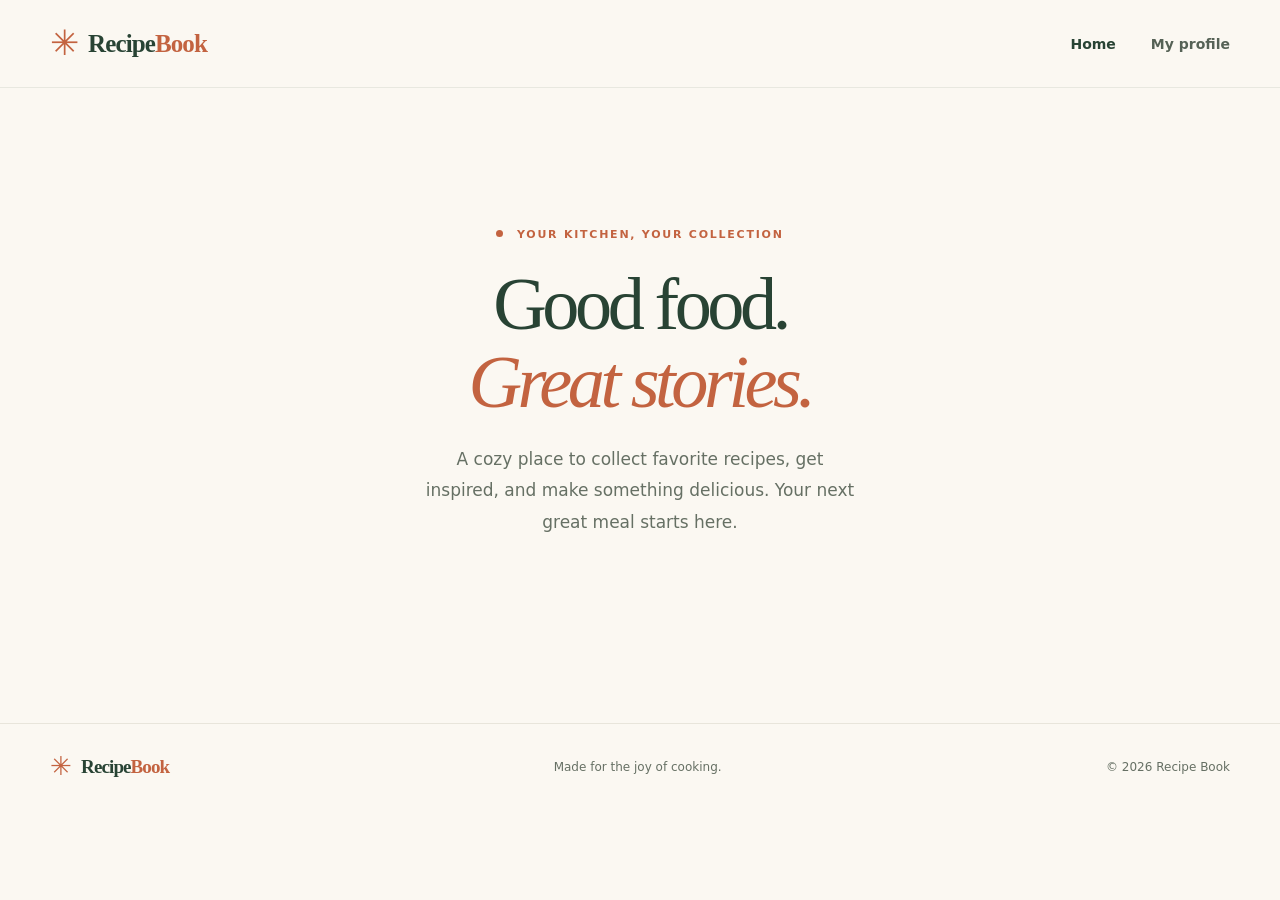
<file: index.html>
<!doctype html>
<html lang="en">
<head>
  <meta charset="utf-8">
  <meta name="viewport" content="width=device-width, initial-scale=1">
  <meta name="theme-color" content="#fbf8f2">
  <meta name="description" content="Recipe Book — a place to collect the meals you love and share what you're cooking.">
  <title>Recipe Book | Home</title>
  <link rel="icon" href="favicon.svg" type="image/svg+xml">
  <link rel="stylesheet" href="styles.css">
  <script src="script.js" defer></script>
</head>
<body data-page="home">
  <a class="skip-link" href="#main">Skip to content</a>
  <header class="site-header">
    <div class="container header-inner">
      <a class="brand" href="index.html" aria-label="Recipe Book home"><span class="brand-symbol" aria-hidden="true">✳</span> Recipe<span>Book</span></a>
      <nav class="nav-links" aria-label="Main navigation">
        <a class="nav-link active" href="index.html" aria-current="page">Home</a>
        <a class="nav-link" href="profile.html">My profile</a>
      </nav>
    </div>
  </header>

  <main id="main">
    <section class="hero-section">
      <div class="container hero-grid">
        <div class="hero-copy">
          <span class="eyebrow"><span class="eyebrow-dot"></span> YOUR KITCHEN, YOUR COLLECTION</span>
          <h1>Good food.<br><em>Great stories.</em></h1>
          <p class="hero-description">A cozy place to collect favorite recipes, get inspired, and make something delicious. Your next great meal starts here.</p>
        </div>
      </div>
    </section>

  </main>

  <footer class="site-footer"><div class="container footer-inner"><a class="brand" href="index.html"><span class="brand-symbol" aria-hidden="true">✳</span> Recipe<span>Book</span></a><span>Made for the joy of cooking.</span><span>© <span data-year></span> Recipe Book</span></div></footer>
</body>
</html>
</file>
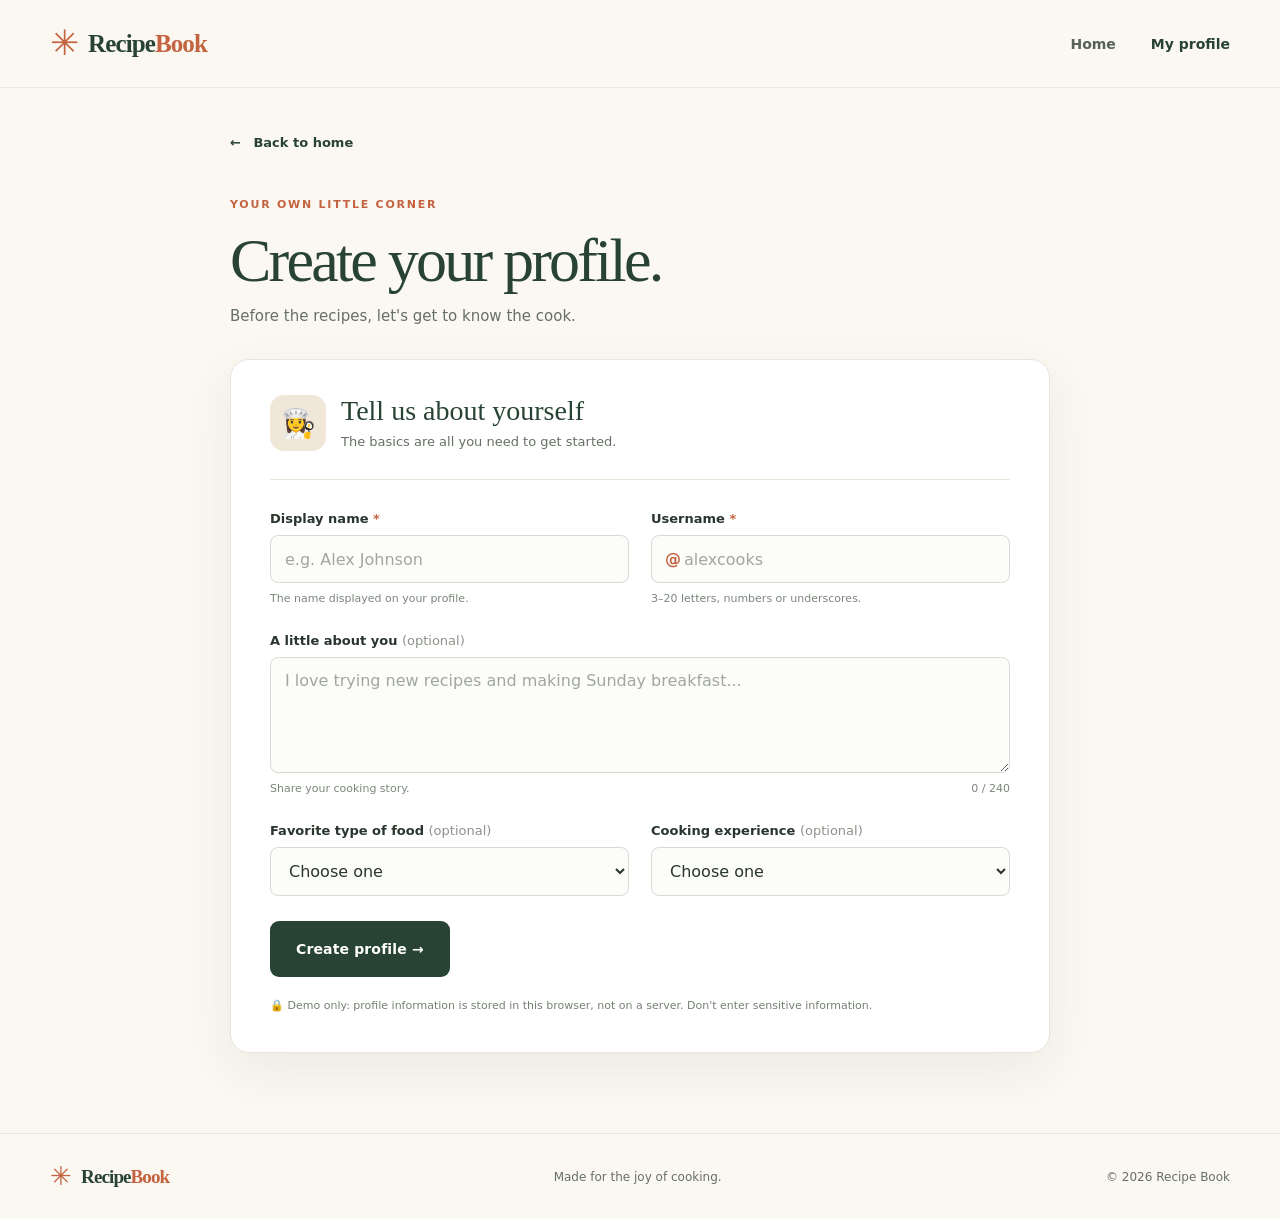
<file: profile.html>
<!doctype html>
<html lang="en">
<head>
  <meta charset="utf-8">
  <meta name="viewport" content="width=device-width, initial-scale=1">
  <meta name="theme-color" content="#fbf8f2">
  <meta name="description" content="Create and edit your Recipe Book cooking profile.">
  <title>Recipe Book | My Profile</title>
  <link rel="icon" href="favicon.svg" type="image/svg+xml">
  <link rel="stylesheet" href="styles.css">
  <script src="script.js" defer></script>
</head>
<body data-page="profile">
  <a class="skip-link" href="#main">Skip to content</a>
  <header class="site-header">
    <div class="container header-inner">
      <a class="brand" href="index.html" aria-label="Recipe Book home"><span class="brand-symbol" aria-hidden="true">✳</span> Recipe<span>Book</span></a>
      <nav class="nav-links" aria-label="Main navigation"><a class="nav-link" href="index.html">Home</a><a class="nav-link active" href="profile.html" aria-current="page">My profile</a></nav>
    </div>
  </header>

  <main id="main" class="profile-page">
    <div class="container profile-container">
      <a class="back-link" href="index.html"><span aria-hidden="true">←</span> Back to home</a>
      <div class="profile-heading"><span class="eyebrow">YOUR OWN LITTLE CORNER</span><h1 id="profile-page-title">Create your profile<span class="heading-period">.</span></h1><p id="profile-page-subtitle">Before the recipes, let's get to know the cook.</p></div>
      <p id="profile-message" class="form-message" role="status" aria-live="polite" hidden></p>

      <section id="profile-form-panel" class="profile-card" aria-labelledby="form-heading">
        <div class="form-intro"><div class="form-icon" aria-hidden="true">👩‍🍳</div><div><h2 id="form-heading">Tell us about yourself</h2><p>The basics are all you need to get started.</p></div></div>
        <form id="profile-form">
          <div class="form-grid">
            <div class="field"><label for="display-name">Display name <span class="required-marker">*</span></label><input id="display-name" name="displayName" type="text" placeholder="e.g. Alex Johnson" autocomplete="nickname" maxlength="50" required><span class="field-hint">The name displayed on your profile.</span></div>
            <div class="field"><label for="username">Username <span class="required-marker">*</span></label><div class="input-prefix-wrap"><span aria-hidden="true">@</span><input id="username" name="username" type="text" placeholder="alexcooks" autocomplete="off" minlength="3" maxlength="20" pattern="[A-Za-z0-9_]{3,20}" title="3–20 letters, numbers, or underscores" required></div><span class="field-hint">3–20 letters, numbers or underscores.</span></div>
          </div>
          <div class="field"><label for="bio">A little about you <span class="optional-marker">(optional)</span></label><textarea id="bio" name="bio" placeholder="I love trying new recipes and making Sunday breakfast..." rows="4" maxlength="240"></textarea><div class="field-hint field-hint-end"><span>Share your cooking story.</span><span id="bio-count">0 / 240</span></div></div>
          <div class="form-grid">
            <div class="field"><label for="cuisine">Favorite type of food <span class="optional-marker">(optional)</span></label><select id="cuisine" name="cuisine"><option value="">Choose one</option><option>American</option><option>Italian</option><option>Mexican</option><option>Asian</option><option>Mediterranean</option><option>Indian</option><option>Other / a little of everything</option></select></div>
            <div class="field"><label for="experience">Cooking experience <span class="optional-marker">(optional)</span></label><select id="experience" name="experience"><option value="">Choose one</option><option>Just getting started</option><option>Home cook</option><option>Experienced cook</option></select></div>
          </div>
          <div class="form-actions"><button class="button button-primary button-large" type="submit" id="save-profile-button">Create profile <span aria-hidden="true">→</span></button><button class="button button-outline button-large" type="button" id="cancel-edit" hidden>Cancel</button></div>
          <p class="privacy-note"><span aria-hidden="true">🔒</span> Demo only: profile information is stored in this browser, not on a server. Don't enter sensitive information.</p>
        </form>
      </section>

      <section id="profile-view-panel" class="profile-card profile-view" aria-labelledby="view-heading" hidden>
        <div class="profile-banner"><span class="banner-spark" aria-hidden="true">✳</span></div>
        <div class="profile-view-body"><div class="avatar" id="profile-avatar" aria-hidden="true">A</div><span class="profile-eyebrow">YOUR COOKING PROFILE</span><h2 id="view-heading"></h2><p class="profile-username" id="view-username"></p><p class="profile-bio" id="view-bio"></p>
          <div class="profile-details"><div class="detail"><span class="detail-label">FAVORITE FOOD</span><strong id="view-cuisine"></strong></div><div class="detail"><span class="detail-label">EXPERIENCE</span><strong id="view-experience"></strong></div></div>
          <div class="profile-buttons"><button type="button" class="button button-primary" id="edit-profile">Edit profile</button><button type="button" class="button button-danger-outline" id="delete-profile">Delete local profile</button></div>
        </div>
      </section>
      <section id="my-recipes-section" class="my-recipes-section" aria-labelledby="my-recipes-heading" hidden>
        <div class="recipes-section-heading">
          <div>
            <span class="eyebrow">YOUR PERSONAL COLLECTION</span>
            <h2 id="my-recipes-heading">My Recipes<span class="heading-period">.</span></h2>
            <p id="recipe-count" class="recipes-counter"></p>
          </div>
          <a class="button button-primary" href="recipe.html">+ Add recipe</a>
        </div>
        <p id="recipes-message" class="form-message" role="status" aria-live="polite" hidden></p>
        <div id="recipes-empty" class="recipes-empty" hidden>
          <span aria-hidden="true" class="recipes-empty-icon">📖</span>
          <h3>No recipes yet</h3>
          <p>Start your collection by adding a recipe you love.</p>
          <a class="button button-outline" href="recipe.html">Create your first recipe</a>
        </div>
        <div id="recipes-list" class="user-recipe-grid"></div>
      </section>
    </div>
  </main>
  <footer class="site-footer"><div class="container footer-inner"><a class="brand" href="index.html"><span class="brand-symbol" aria-hidden="true">✳</span> Recipe<span>Book</span></a><span>Made for the joy of cooking.</span><span>© <span data-year></span> Recipe Book</span></div></footer>
</body>
</html>
</file>
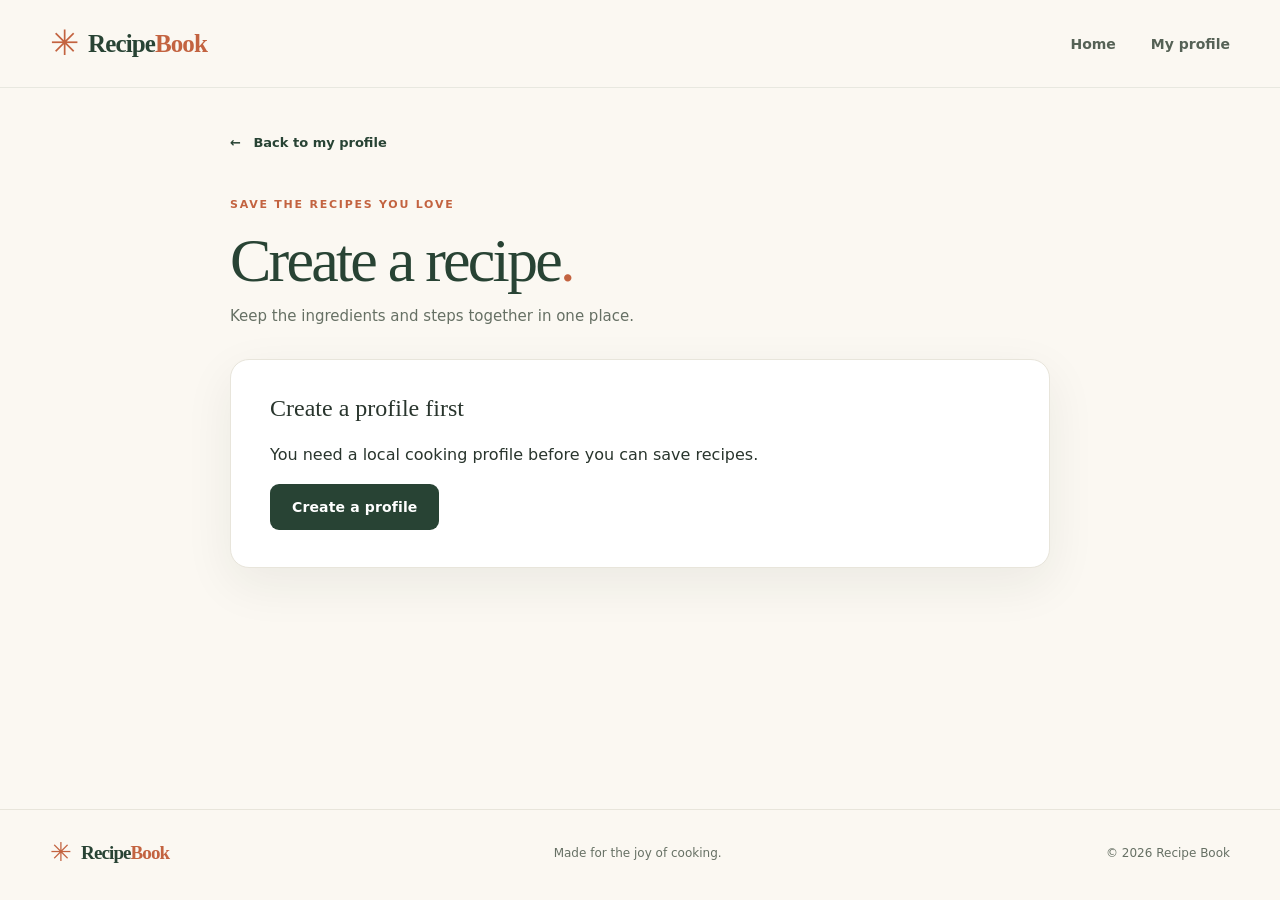
<file: recipe.html>
<!doctype html>
<html lang="en">
<head>
  <meta charset="utf-8">
  <meta name="viewport" content="width=device-width, initial-scale=1">
  <meta name="theme-color" content="#fbf8f2">
  <meta name="description" content="Create or edit a recipe in your Recipe Book collection.">
  <title>Recipe Book | Add Recipe</title>
  <link rel="icon" href="favicon.svg" type="image/svg+xml">
  <link rel="stylesheet" href="styles.css">
  <script src="script.js" defer></script>
</head>
<body data-page="recipe">
  <a class="skip-link" href="#main">Skip to content</a>
  <header class="site-header">
    <div class="container header-inner">
      <a class="brand" href="index.html" aria-label="Recipe Book home"><span class="brand-symbol" aria-hidden="true">✳</span> Recipe<span>Book</span></a>
      <nav class="nav-links" aria-label="Main navigation">
        <a class="nav-link" href="index.html">Home</a>
        <a class="nav-link" href="profile.html">My profile</a>
      </nav>
    </div>
  </header>
  <main id="main" class="profile-page">
    <div class="container profile-container">
      <a class="back-link" href="profile.html"><span aria-hidden="true">←</span> Back to my profile</a>
      <div class="profile-heading">
        <span class="eyebrow">SAVE THE RECIPES YOU LOVE</span>
        <h1 id="recipe-page-title">Create a recipe<span class="heading-period">.</span></h1>
        <p id="recipe-page-subtitle">Keep the ingredients and steps together in one place.</p>
      </div>
      <p id="recipe-message" class="form-message" role="status" aria-live="polite" hidden></p>
      <section id="recipe-profile-required" class="profile-card" hidden>
        <h2>Create a profile first</h2>
        <p>You need a local cooking profile before you can save recipes.</p>
        <a class="button button-primary" href="profile.html">Create a profile</a>
      </section>
      <section id="recipe-form-panel" class="profile-card" aria-labelledby="recipe-form-heading" hidden>
        <div class="form-intro">
          <div class="form-icon" aria-hidden="true">🍲</div>
          <div><h2 id="recipe-form-heading">Recipe details</h2><p>Add your ingredients, instructions, and a few helpful details.</p></div>
        </div>
        <form id="recipe-form">
          <div class="field">
            <label for="recipe-title">Recipe name <span class="required-marker">*</span></label>
            <input id="recipe-title" name="title" type="text" maxlength="100" placeholder="e.g. Grandma's chocolate chip cookies" required>
          </div>
          <div class="form-grid">
            <div class="field">
              <label for="recipe-category">Category <span class="required-marker">*</span></label>
              <select id="recipe-category" name="category" required>
                <option value="">Choose a category</option>
                <option>Breakfast</option><option>Lunch</option><option>Dinner</option><option>Dessert</option><option>Snack</option><option>Drink</option><option>Other</option>
              </select>
            </div>
            <div class="field">
              <label for="recipe-servings">Servings <span class="optional-marker">(optional)</span></label>
              <input id="recipe-servings" name="servings" type="number" min="1" max="99" step="1" placeholder="e.g. 4">
            </div>
          </div>
          <div class="field">
            <label for="recipe-description">Short description <span class="optional-marker">(optional)</span></label>
            <textarea id="recipe-description" name="description" maxlength="400" rows="2" placeholder="What makes this recipe special?"></textarea>
          </div>
          <div class="form-grid">
            <div class="field">
              <label for="recipe-prep">Prep time (minutes) <span class="optional-marker">(optional)</span></label>
              <input id="recipe-prep" name="prepMinutes" type="number" min="0" max="999" step="1" placeholder="e.g. 15">
            </div>
            <div class="field">
              <label for="recipe-cook">Cook time (minutes) <span class="optional-marker">(optional)</span></label>
              <input id="recipe-cook" name="cookMinutes" type="number" min="0" max="999" step="1" placeholder="e.g. 30">
            </div>
          </div>
          <div class="field">
            <label for="recipe-ingredients">Ingredients <span class="required-marker">*</span></label>
            <textarea id="recipe-ingredients" name="ingredients" rows="7" maxlength="5000" placeholder="2 cups flour&#10;1 tsp baking powder&#10;1 cup milk" required></textarea>
            <span class="field-hint">Put each ingredient on a separate line.</span>
          </div>
          <div class="field">
            <label for="recipe-instructions">Instructions <span class="required-marker">*</span></label>
            <textarea id="recipe-instructions" name="instructions" rows="9" maxlength="10000" placeholder="1. Preheat the oven...&#10;2. Mix the ingredients..." required></textarea>
            <span class="field-hint">Put each step on its own line.</span>
          </div>
          <div class="form-actions">
            <button class="button button-primary button-large" type="submit" id="save-recipe-button">Save recipe <span aria-hidden="true">→</span></button>
            <a class="button button-outline button-large" href="profile.html">Cancel</a>
          </div>
        </form>
      </section>
    </div>
  </main>
  <footer class="site-footer"><div class="container footer-inner"><a class="brand" href="index.html"><span class="brand-symbol" aria-hidden="true">✳</span> Recipe<span>Book</span></a><span>Made for the joy of cooking.</span><span>© <span data-year></span> Recipe Book</span></div></footer>
</body>
</html>
</file>
<file: styles.css>
:root {
  --cream: #fbf8f2;
  --cream-dark: #f2ecdf;
  --green: #284334;
  --green-dark: #1d3427;
  --forest: #385b45;
  --orange: #c36340;
  --ink: #29352d;
  --muted: #667064;
  --line: #e8e5db;
  --white: #fff;
  --radius-lg: 24px;
  --shadow: 0 16px 50px rgba(35, 49, 35, .07);
}
* { box-sizing: border-box; }
html { scroll-behavior: smooth; }
body { margin: 0; color: var(--ink); background: var(--cream); font-family: Inter, ui-sans-serif, system-ui, -apple-system, "Segoe UI", sans-serif; -webkit-font-smoothing: antialiased; }
body, input, textarea, select, button { font-size: 16px; }
a { color: inherit; text-decoration: none; }
button, input, select, textarea { font: inherit; }
button { cursor: pointer; }
a:focus-visible, button:focus-visible, input:focus-visible, select:focus-visible, textarea:focus-visible { outline: 3px solid #d69c76; outline-offset: 3px; }
[hidden] { display: none !important; }
h1, h2, h3, p { margin-top: 0; }
h1, h2, h3 { font-family: Georgia, Cambria, 'Times New Roman', serif; font-weight: 500; }
p { line-height: 1.65; }
.container { width: min(1180px, calc(100% - 64px)); margin: 0 auto; }
.skip-link { position: absolute; z-index: 20; top: -70px; left: 24px; background: white; padding: 12px 20px; border-radius: 10px; }
.skip-link:focus { top: 12px; }
.site-header { position: relative; z-index: 3; border-bottom: 1px solid rgba(46, 64, 48, .09); background: var(--cream); }
.header-inner { display: flex; justify-content: space-between; align-items: center; min-height: 87px; gap: 20px; }
.brand { display: inline-flex; align-items: center; gap: 7px; color: var(--green); font-family: Georgia, serif; font-size: 25px; font-weight: 700; letter-spacing: -.9px; white-space: nowrap; }
.brand > span:not(.brand-symbol) { color: var(--orange); margin-left: -7px; }
.brand-symbol { display: inline-flex; align-items: center; justify-content: center; font-size: 35px; font-weight: 400; margin-right: 3px; color: var(--orange); }
.nav-links { display: flex; align-items: center; gap: 35px; }
.nav-link { color: #566256; font-size: 14px; font-weight: 650; transition: color .2s; }
.nav-link:hover, .nav-link.active { color: var(--green); }
.button { display: inline-flex; align-items: center; justify-content: center; gap: 20px; border: 1px solid transparent; border-radius: 9px; font-size: 14px; font-weight: 700; letter-spacing: .01em; min-height: 46px; padding: 12px 21px; transition: transform .15s, background-color .15s, border-color .15s; }
.button:hover { transform: translateY(-2px); }
.button-small { min-height: 40px; padding: 9px 19px; }
.button-large { padding: 16px 25px; min-height: 56px; }
.button-primary { background: var(--green); color: white; }
.button-primary:hover { background: var(--green-dark); }
.button-light { background: white; color: var(--green); }
.button-light:hover { background: #f7f0e6; }
.button-outline { background: transparent; color: var(--green); border-color: #b9c6b9; }
.button-outline:hover { background: #f3f7f0; }
.button-danger-outline { background: white; color: #a24437; border-color: #ebc8c0; }
.button-danger-outline:hover { background: #fff1ee; }
.eyebrow { color: var(--orange); font-weight: 800; font-size: 11px; letter-spacing: .16em; }
.hero-section { overflow: hidden; }
.hero-grid { display: grid; grid-template-columns: 1fr 1.02fr; align-items: center; gap: 48px; min-height: 635px; padding-block: 76px 90px; }
.hero-copy { padding-bottom: 4px; }
.eyebrow-dot { display: inline-block; width: 7px; height: 7px; border-radius: 50%; background: var(--orange); margin: 0 8px 1px 0; }
.hero-copy h1 { margin: 23px 0 22px; font-size: clamp(58px, 5.8vw, 85px); line-height: 1.055; letter-spacing: -.06em; color: var(--green); }
h1 em, h2 em { color: var(--orange); font-weight: 400; }
.hero-description { color: var(--muted); max-width: 445px; font-size: 17px; line-height: 1.85; margin-bottom: 32px; }
.hero-actions { display: flex; flex-wrap: wrap; align-items: center; gap: 27px; }
.text-link { font-size: 14px; font-weight: 800; border-bottom: 1px solid var(--green); padding-bottom: 4px; }
.text-link span { padding-left: 5px; }
.hero-proof { display: flex; align-items: center; gap: 10px; color: #747b70; font-size: 13px; margin-top: 45px; }
.proof-illustration { width: 27px; height: 27px; background: #fae6cb; border-radius: 50%; display: grid; place-items: center; color: var(--orange); font-size: 18px; }
.hero-art { min-height: 475px; width: 100%; position: relative; background: radial-gradient(circle at 50% 53%, #e5d7b8 0%, #e5d7b8 48%, transparent 48.5%), linear-gradient(145deg, #f1eadb 8%, #e8dfca 100%); border-radius: 210px 210px 22px 22px; overflow: hidden; isolation: isolate; }
.hero-art::before { content: ''; position: absolute; inset: 29px; border: 1px dashed rgba(114, 108, 79, .3); border-radius: 200px 200px 10px 10px; }
.hero-art::after { content: ''; position: absolute; width: 132px; height: 132px; border: 13px solid rgba(255,255,255,.25); border-radius: 50%; right: -50px; bottom: -51px; }
.plate-shadow { position: absolute; width: 342px; height: 95px; border-radius: 50%; left: 50%; top: 68%; transform: translateX(-50%); background: rgba(75,80,56,.16); filter: blur(22px); }
.plate { position: absolute; left: 50%; top: 48%; transform: translate(-50%, -50%) rotate(-9deg); width: min(75%, 390px); aspect-ratio: 1; border-radius: 50%; background: #fffdfa; box-shadow: 0 14px 22px rgba(87,86,55,.2), 0 4px 2px rgba(86,77,54,.12), inset 0 0 0 11px #f8f4ec, inset 0 0 0 16px #eae5d8; display: grid; place-items: center; }
.plate-rim { width: 78%; height: 78%; border-radius: 50%; background: radial-gradient(circle, #e1eac7 0%, #d5dfb6 67%, #c8d1ad 100%); box-shadow: inset 0 4px 10px rgba(57,69,37,.16); display: grid; place-items: center; }
.salad-art { font-size: clamp(125px, 14vw, 215px); line-height: 1; filter: drop-shadow(0 7px 5px rgba(60,59,39,.13)); transform: rotate(9deg); }
.hero-art-spark { position: absolute; z-index: 1; color: var(--green); font-family: Georgia,serif; }
.hero-art-spark-one { top: 50px; right: 68px; font-size: 53px; }
.hero-art-spark-two { left: 60px; bottom: 65px; font-size: 67px; color: #be805b; }
.recipe-sticker { position: absolute; z-index: 2; right: 18px; bottom: 35px; padding: 16px 18px; background: #fffef8; box-shadow: 0 8px 30px rgba(87,85,53,.12); border-radius: 11px; color: var(--green); font-family: Georgia,serif; font-style: italic; line-height: 1.35; font-size: 16px; transform: rotate(5deg); }
.recipe-sticker span { color: var(--orange); }
.recipe-sticker strong { font-weight: 400; }
.handdrawn-arrow { position: absolute; top: 51px; left: 62px; color: var(--orange); font-size: 59px; transform: rotate(-27deg); }
.greeting-wrap { padding-top: 10px; }
.greeting-panel { display: flex; gap: 24px; justify-content: space-between; align-items: center; background: #e9efe5; border: 1px solid #dae7d8; padding: 22px 30px; border-radius: 16px; }
.greeting-kicker { font-size: 10px; letter-spacing: .13em; font-weight: 800; color: var(--orange); }
.greeting-panel h2 { color: var(--green); font-size: 28px; margin: 8px 0 2px; }
.greeting-panel p { margin: 0; font-size: 13px; color: var(--muted); }
.featured-section { padding: 65px 0 100px; }
.section-heading { display: flex; align-items: end; justify-content: space-between; gap: 28px; margin-bottom: 31px; }
.section-heading h2, .how-heading h2 { font-size: clamp(38px, 4vw, 55px); letter-spacing: -.045em; color: var(--green); line-height: 1.18; margin: 13px 0 0; }
.section-heading p { color: var(--muted); font-size: 14px; max-width: 290px; margin-bottom: 6px; }
.recipe-grid { display: grid; grid-template-columns: repeat(3, minmax(0, 1fr)); gap: 23px; }
.recipe-card { border: 1px solid var(--line); background: white; border-radius: 15px; overflow: hidden; transition: transform .2s, box-shadow .2s; }
.recipe-card:hover { transform: translateY(-5px); box-shadow: var(--shadow); }
.recipe-art { height: 228px; position: relative; display: grid; place-items: center; overflow: hidden; }
.recipe-art::before { content: ''; position: absolute; width: 190px; height: 190px; background: rgba(255,255,255,.35); border-radius: 50%; }
.recipe-art::after { content: ''; position: absolute; width: 245px; height: 245px; border: 1px dashed rgba(255,255,255,.5); border-radius: 50%; }
.recipe-art > span:first-child { position: relative; z-index: 1; font-size: 99px; line-height: 1; filter: drop-shadow(0 6px 3px rgba(60,50,40,.12)); }
.art-pasta { background: linear-gradient(135deg, #e9cfb7, #deae90); }
.art-salad { background: linear-gradient(135deg, #d5dfbc, #a8c29e); }
.art-pancakes { background: linear-gradient(135deg, #f4e0b7, #e5c48d); }
.card-corner-label { position: absolute; z-index: 2; top: 14px; right: 14px; background: rgba(255,255,255,.88); color: #75654a; font-size: 9px; font-weight: 800; letter-spacing: .1em; padding: 8px 9px; border-radius: 5px; }
.recipe-card-body { padding: 24px 24px 23px; }
.recipe-category { color: var(--orange); font-size: 10px; font-weight: 800; letter-spacing: .12em; }
.recipe-card h3 { font-size: 26px; margin: 10px 0 8px; color: var(--green); line-height: 1.18; }
.recipe-card p { font-size: 13px; color: var(--muted); margin: 0; }
.how-section { background: #f1ede3; padding: 88px 0; }
.how-inner { display: grid; grid-template-columns: .95fr 1.05fr; gap: 85px; }
.how-heading h2 { margin-top: 16px; }
.steps { display: flex; flex-direction: column; }
.step { display: flex; align-items: start; gap: 24px; padding: 0 0 23px; margin-bottom: 21px; border-bottom: 1px solid #ddd7c9; }
.step:last-child { margin-bottom: 0; padding-bottom: 0; border: 0; }
.step-number { color: var(--orange); font-family: Georgia,serif; font-size: 25px; }
.step h3 { font-size: 23px; color: var(--green); margin: 1px 0 7px; }
.step p { color: var(--muted); font-size: 14px; margin: 0; }
.final-cta-section { padding: 88px 0; }
.final-cta { background: var(--green); text-align: center; padding: 66px 26px; border-radius: 20px; color: white; background-image: radial-gradient(circle at 10% 30%, rgba(255,255,255,.055) 0 95px, transparent 96px), radial-gradient(circle at 90% 75%, rgba(255,255,255,.055) 0 125px, transparent 126px); }
.final-cta .eyebrow { color: #eab08e; }
.final-cta h2 { font-size: clamp(41px, 5vw, 63px); letter-spacing: -.045em; margin: 13px 0 10px; }
.final-cta p { color: #d0ddd2; margin-bottom: 23px; }
.site-footer { border-top: 1px solid var(--line); }
.footer-inner { display: flex; align-items: center; justify-content: space-between; gap: 24px; padding: 27px 0; color: var(--muted); font-size: 12px; }
.footer-inner .brand { font-size: 19px; }
.footer-inner .brand-symbol { font-size: 26px; }
/* Profile */
.profile-page { min-height: calc(100vh - 179px); padding: 44px 0 80px; }
.profile-container { max-width: 820px; }
.back-link { color: var(--green); font-size: 13px; font-weight: 750; }
.back-link span { margin-right: 8px; }
.profile-heading { margin: 42px 0 30px; }
.profile-heading h1 { color: var(--green); font-size: clamp(43px, 5vw, 62px); letter-spacing: -.045em; margin: 13px 0 8px; }
.heading-period { color: var(--orange); }
.profile-heading p { color: var(--muted); font-size: 15px; }
.profile-card { overflow: hidden; background: white; border: 1px solid var(--line); border-radius: 19px; padding: 35px 39px 37px; box-shadow: var(--shadow); }
.form-intro { display: flex; align-items: center; gap: 15px; padding-bottom: 27px; margin-bottom: 28px; border-bottom: 1px solid var(--line); }
.form-icon { display: grid; place-items: center; height: 56px; width: 56px; border-radius: 14px; background: #f1e7d9; font-size: 28px; }
.form-intro h2 { font-size: 28px; color: var(--green); margin: 0 0 4px; }
.form-intro p { font-size: 13px; color: var(--muted); margin: 0; }
.form-grid { display: grid; grid-template-columns: repeat(2,minmax(0,1fr)); gap: 22px; }
.field { margin-bottom: 23px; min-width: 0; }
.field label { display: inline-block; font-size: 13px; font-weight: 750; margin-bottom: 9px; color: var(--ink); }
.required-marker { color: var(--orange); }
.optional-marker { color: #8b9388; font-weight: 400; }
.field input, .field select, .field textarea { width: 100%; display: block; color: var(--ink); background: #fcfcfa; border: 1px solid #d6dcd2; border-radius: 8px; padding: 13px 14px; min-height: 48px; transition: border-color .2s; }
.field input:hover, .field select:hover, .field textarea:hover { border-color: #9daa9c; }
.field textarea { resize: vertical; min-height: 116px; }
.field input::placeholder, .field textarea::placeholder { color: #a0a79e; }
.input-prefix-wrap { position: relative; }
.input-prefix-wrap > span { position: absolute; top: 50%; left: 14px; transform: translateY(-50%); font-weight: 700; color: var(--orange); }
.input-prefix-wrap input { padding-left: 32px; }
.field-hint { display: block; font-size: 11px; color: #7b867a; margin-top: 7px; line-height: 1.55; }
.field-hint-end { display: flex; justify-content: space-between; gap: 15px; }
.form-actions { display: flex; align-items: center; flex-wrap: wrap; gap: 12px; margin-top: 2px; }
.privacy-note { margin: 20px 0 0; color: #758073; font-size: 11px; }
.form-message { padding: 13px 17px; background: #e4efdf; border: 1px solid #c8dfbe; color: #244d2f; font-weight: 600; border-radius: 9px; font-size: 13px; margin-bottom: 19px; }
.form-message.error { background: #fff0eb; color: #8e3429; border-color: #f0b9a8; }
.profile-side-note { display: flex; gap: 15px; padding: 26px 5px 0; }
.profile-side-note > span { color: var(--orange); font-size: 23px; }
.profile-side-note h3 { font-family: inherit; font-size: 14px; font-weight: 800; margin: 3px 0 5px; }
.profile-side-note p { font-size: 12px; color: var(--muted); margin: 0; }
.profile-view { padding: 0; }
.profile-banner { height: 133px; background: radial-gradient(circle at 75% 65%, #789878 0 50px, transparent 51px),radial-gradient(circle at 16% 15%, #54745b 0 78px, transparent 79px), #42664e; position: relative; }
.banner-spark { position: absolute; font-size: 66px; right: 26%; top: 10px; color: rgba(255,255,255,.14); }
.profile-view-body { padding: 0 40px 35px; }
.avatar { height: 86px; width: 86px; border-radius: 50%; background: #edd6ba; border: 5px solid white; margin: -43px 0 22px; position: relative; display: grid; place-items: center; font-family: Georgia,serif; font-size: 39px; color: var(--green); text-transform: uppercase; box-shadow: 0 3px 14px rgba(0,0,0,.07); }
.profile-eyebrow { color: var(--orange); letter-spacing: .14em; font-size: 11px; font-weight: 800; }
.profile-view-body h2 { color: var(--green); font-size: 41px; margin: 10px 0 2px; }
.profile-username { color: var(--orange); font-size: 14px; font-weight: 750; }
.profile-bio { color: var(--muted); max-width: 570px; font-size: 15px; white-space: pre-wrap; overflow-wrap: anywhere; }
.profile-details { display: grid; grid-template-columns: 1fr 1fr; background: #f7f5ee; border-radius: 11px; gap: 16px; padding: 20px; margin: 23px 0; }
.detail-label { color: #7e887c; font-size: 10px; letter-spacing: .12em; font-weight: 850; display: block; margin-bottom: 7px; }
.detail strong { font-size: 14px; font-weight: 650; }
.profile-buttons { display: flex; flex-wrap: wrap; gap: 12px; }
@media (max-width: 950px) {
  .hero-grid { gap: 24px; min-height: 560px; }
  .hero-copy h1 { font-size: clamp(52px, 6.5vw, 69px); }
  .hero-art { min-height: 415px; }
  .salad-art { font-size: 140px; }
  .how-inner { gap: 36px; }
  .recipe-art { height: 188px; }
}
@media (max-width: 700px) {
  .container { width: min(100% - 36px, 520px); }
  .header-inner { min-height: 77px; }
  .brand { font-size: 22px; }
  .brand-symbol { font-size: 30px; }
  .nav-links { gap: 15px; }
  .nav-link { font-size: 12px; }
  .nav-links .button { display: none; }
  .hero-grid { grid-template-columns: 1fr; padding: 60px 0 40px; }
  .hero-copy h1 { font-size: clamp(53px, 12vw, 74px); }
  .hero-description { font-size: 16px; }
  .hero-art { min-height: 390px; margin-top: 14px; }
  .hero-proof { margin-top: 32px; }
  .section-heading { display: block; }
  .section-heading p { max-width: 100%; margin: 12px 0 0; }
  .featured-section { padding: 55px 0 70px; }
  .recipe-grid { grid-template-columns: 1fr; gap: 20px; }
  .recipe-art { height: 238px; }
  .how-section { padding: 60px 0; }
  .how-inner { grid-template-columns: 1fr; gap: 34px; }
  .final-cta-section { padding: 60px 0; }
  .footer-inner { flex-wrap: wrap; justify-content: center; text-align: center; }
  .footer-inner > span:nth-child(2) { display: none; }
  .greeting-panel { flex-direction: column; align-items: flex-start; }
  .profile-page { padding-top: 34px; }
  .profile-heading { margin-top: 35px; }
  .profile-card { padding: 25px 20px; }
  .form-grid { grid-template-columns: 1fr; gap: 0; }
  .profile-view { padding: 0; }
  .profile-view-body { padding: 0 23px 27px; }
  .profile-view-body h2 { font-size: 35px; }
  .profile-details { grid-template-columns: 1fr; }
}
@media (max-width: 390px) {
  .nav-links { gap: 10px; }
  .nav-link { font-size: 11px; }
  .brand { font-size: 19px; }
  .brand-symbol { font-size: 26px; }
  .hero-actions { align-items: flex-start; flex-direction: column; gap: 17px; }
  .hero-art { min-height: 320px; }
  .salad-art { font-size: 110px; }
  .recipe-sticker { font-size: 13px; bottom: 22px; }
}
@media (prefers-reduced-motion: reduce) {
  html { scroll-behavior: auto; }
  *, *::before, *::after { transition-duration: .01ms !important; animation-duration: .01ms !important; }
}

/* Center the home page content */
.hero-grid {
    grid-template-columns: 1fr;
    justify-items: center;
}

.hero-copy {
    width: 100%;
    max-width: 760px;
    text-align: center;
}

.hero-description {
    margin-left: auto;
    margin-right: auto;
}

.hero-actions {
    justify-content: center;
}

/* Recipes saved on the user's profile */
.my-recipes-section { margin-top: 48px; }
.recipes-section-heading { display: flex; flex-wrap: wrap; align-items: center; justify-content: space-between; gap: 20px; margin-bottom: 24px; }
.recipes-section-heading h2 { color: var(--green); font-size: clamp(34px, 4vw, 47px); letter-spacing: -.045em; margin: 9px 0 3px; }
.recipes-counter { color: var(--muted); font-size: 13px; margin: 0; }
.recipes-empty { text-align: center; background: white; border: 1px dashed #cbd5c7; border-radius: 16px; padding: 42px 24px; }
.recipes-empty-icon { display: block; font-size: 39px; margin-bottom: 12px; }
.recipes-empty h3 { color: var(--green); font-size: 27px; margin-bottom: 6px; }
.recipes-empty p { color: var(--muted); font-size: 14px; margin-bottom: 20px; }
.user-recipe-grid { display: grid; grid-template-columns: repeat(2, minmax(0, 1fr)); gap: 18px; }
.user-recipe-card { display: flex; flex-direction: column; min-width: 0; padding: 25px; border: 1px solid var(--line); border-radius: 16px; background: white; box-shadow: 0 6px 24px rgba(35, 49, 35, .035); }
.user-recipe-card h3 { color: var(--green); font-size: 27px; line-height: 1.2; margin: 10px 0; overflow-wrap: anywhere; }
.user-recipe-description { font-size: 13px; color: var(--muted); margin: 0 0 11px; overflow-wrap: anywhere; }
.user-recipe-meta { font-size: 12px; color: #667064; margin: 0 0 12px; }
.recipe-details { border-top: 1px solid var(--line); margin-top: auto; padding-top: 15px; }
.recipe-details summary { color: var(--green); font-size: 13px; font-weight: 750; cursor: pointer; padding: 6px 0; }
.recipe-detail-body { padding: 10px 0 2px; }
.recipe-detail-body h4 { font-family: inherit; color: var(--green); font-size: 13px; margin: 12px 0 7px; }
.recipe-multiline { white-space: pre-wrap; overflow-wrap: anywhere; color: var(--ink); font-size: 13px; line-height: 1.75; margin: 0 0 13px; }
.recipe-card-actions { display: flex; flex-wrap: wrap; gap: 10px; margin-top: 17px; }
.recipe-card-actions .button { min-height: 39px; }
@media (max-width: 700px) {
  .my-recipes-section { margin-top: 37px; }
  .user-recipe-grid { grid-template-columns: 1fr; }
  .user-recipe-card { padding: 23px 20px; }
}
</file>
